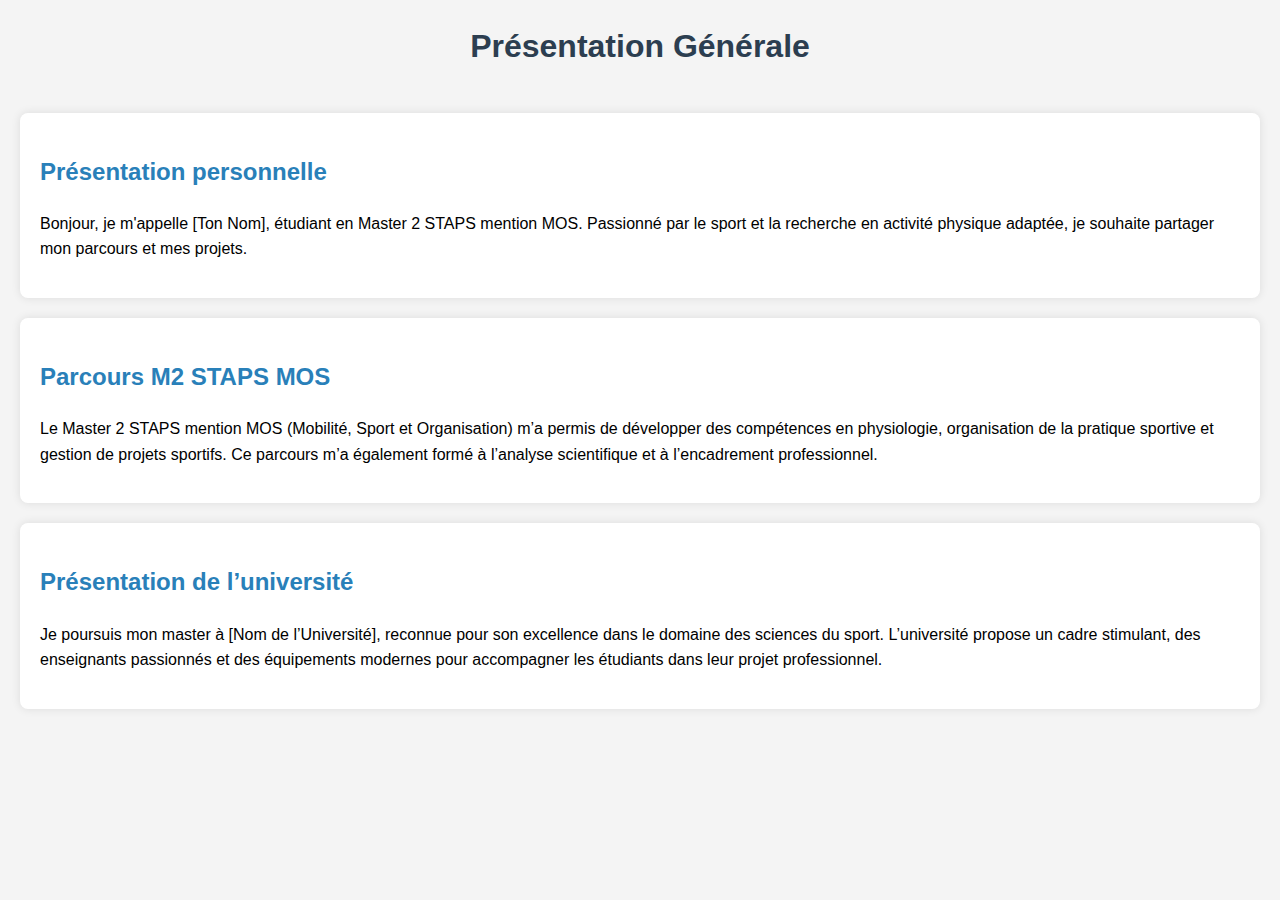
<file: index.html>
<!DOCTYPE html>
<html lang="fr">
<head>
    <meta charset="UTF-8">
    <meta name="viewport" content="width=device-width, initial-scale=1.0">
    <title>Présentation Étudiant - M2 STAPS MOS</title>
    <style>
        body {
            font-family: Arial, sans-serif;
            line-height: 1.6;
            margin: 20px;
            background-color: #f4f4f4;
        }
        header {
            text-align: center;
            margin-bottom: 40px;
        }
        h1 {
            color: #2c3e50;
        }
        section {
            background: #fff;
            padding: 20px;
            margin-bottom: 20px;
            border-radius: 8px;
            box-shadow: 0 0 10px rgba(0,0,0,0.1);
        }
        h2 {
            color: #2980b9;
        }
    </style>
</head>
<body>
    <header>
        <h1>Présentation Générale</h1>
    </header>

    <section>
        <h2>Présentation personnelle</h2>
        <p>Bonjour, je m'appelle [Ton Nom], étudiant en Master 2 STAPS mention MOS. Passionné par le sport et la recherche en activité physique adaptée, je souhaite partager mon parcours et mes projets.</p>
    </section>

    <section>
        <h2>Parcours M2 STAPS MOS</h2>
        <p>Le Master 2 STAPS mention MOS (Mobilité, Sport et Organisation) m’a permis de développer des compétences en physiologie, organisation de la pratique sportive et gestion de projets sportifs. Ce parcours m’a également formé à l’analyse scientifique et à l’encadrement professionnel.</p>
    </section>

    <section>
        <h2>Présentation de l’université</h2>
        <p>Je poursuis mon master à [Nom de l’Université], reconnue pour son excellence dans le domaine des sciences du sport. L’université propose un cadre stimulant, des enseignants passionnés et des équipements modernes pour accompagner les étudiants dans leur projet professionnel.</p>
    </section>
</body>
</html>
</file>
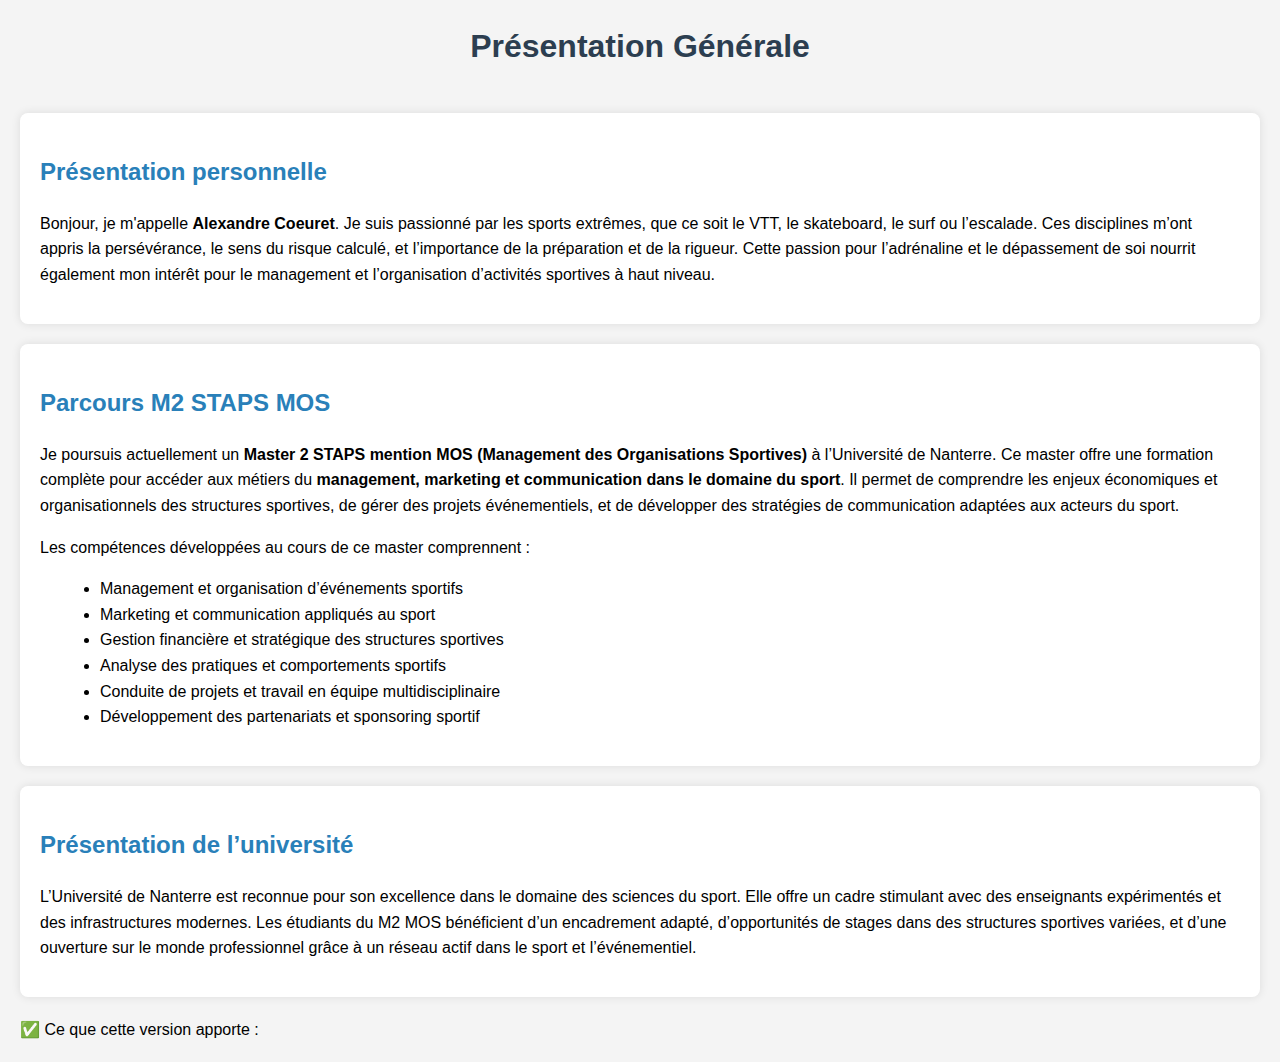
<file: ind.html>
<!DOCTYPE html>
<html lang="fr">
<head>
    <meta charset="UTF-8">
    <meta name="viewport" content="width=device-width, initial-scale=1.0">
    <title>Présentation Étudiant - M2 STAPS MOS</title>
    <style>
        body {
            font-family: Arial, sans-serif;
            line-height: 1.6;
            margin: 20px;
            background-color: #f4f4f4;
        }
        header {
            text-align: center;
            margin-bottom: 40px;
        }
        h1 {
            color: #2c3e50;
        }
        section {
            background: #fff;
            padding: 20px;
            margin-bottom: 20px;
            border-radius: 8px;
            box-shadow: 0 0 10px rgba(0,0,0,0.1);
        }
        h2 {
            color: #2980b9;
        }
        ul {
            margin-left: 20px;
        }
    </style>
</head>
<body>
    <header>
        <h1>Présentation Générale</h1>
    </header>

    <section>
        <h2>Présentation personnelle</h2>
        <p>Bonjour, je m'appelle <strong>Alexandre Coeuret</strong>. Je suis passionné par les sports extrêmes, que ce soit le VTT, le skateboard, le surf ou l’escalade. Ces disciplines m’ont appris la persévérance, le sens du risque calculé, et l’importance de la préparation et de la rigueur. Cette passion pour l’adrénaline et le dépassement de soi nourrit également mon intérêt pour le management et l’organisation d’activités sportives à haut niveau.</p>
    </section>

    <section>
        <h2>Parcours M2 STAPS MOS</h2>
        <p>Je poursuis actuellement un <strong>Master 2 STAPS mention MOS (Management des Organisations Sportives)</strong> à l’Université de Nanterre. Ce master offre une formation complète pour accéder aux métiers du <strong>management, marketing et communication dans le domaine du sport</strong>. Il permet de comprendre les enjeux économiques et organisationnels des structures sportives, de gérer des projets événementiels, et de développer des stratégies de communication adaptées aux acteurs du sport.</p>
        <p>Les compétences développées au cours de ce master comprennent :</p>
        <ul>
            <li>Management et organisation d’événements sportifs</li>
            <li>Marketing et communication appliqués au sport</li>
            <li>Gestion financière et stratégique des structures sportives</li>
            <li>Analyse des pratiques et comportements sportifs</li>
            <li>Conduite de projets et travail en équipe multidisciplinaire</li>
            <li>Développement des partenariats et sponsoring sportif</li>
        </ul>
    </section>

    <section>
        <h2>Présentation de l’université</h2>
        <p>L’Université de Nanterre est reconnue pour son excellence dans le domaine des sciences du sport. Elle offre un cadre stimulant avec des enseignants expérimentés et des infrastructures modernes. Les étudiants du M2 MOS bénéficient d’un encadrement adapté, d’opportunités de stages dans des structures sportives variées, et d’une ouverture sur le monde professionnel grâce à un réseau actif dans le sport et l’événementiel.</p>
    </section>
</body>
</html>

✅ Ce que cette version apporte :
</file>
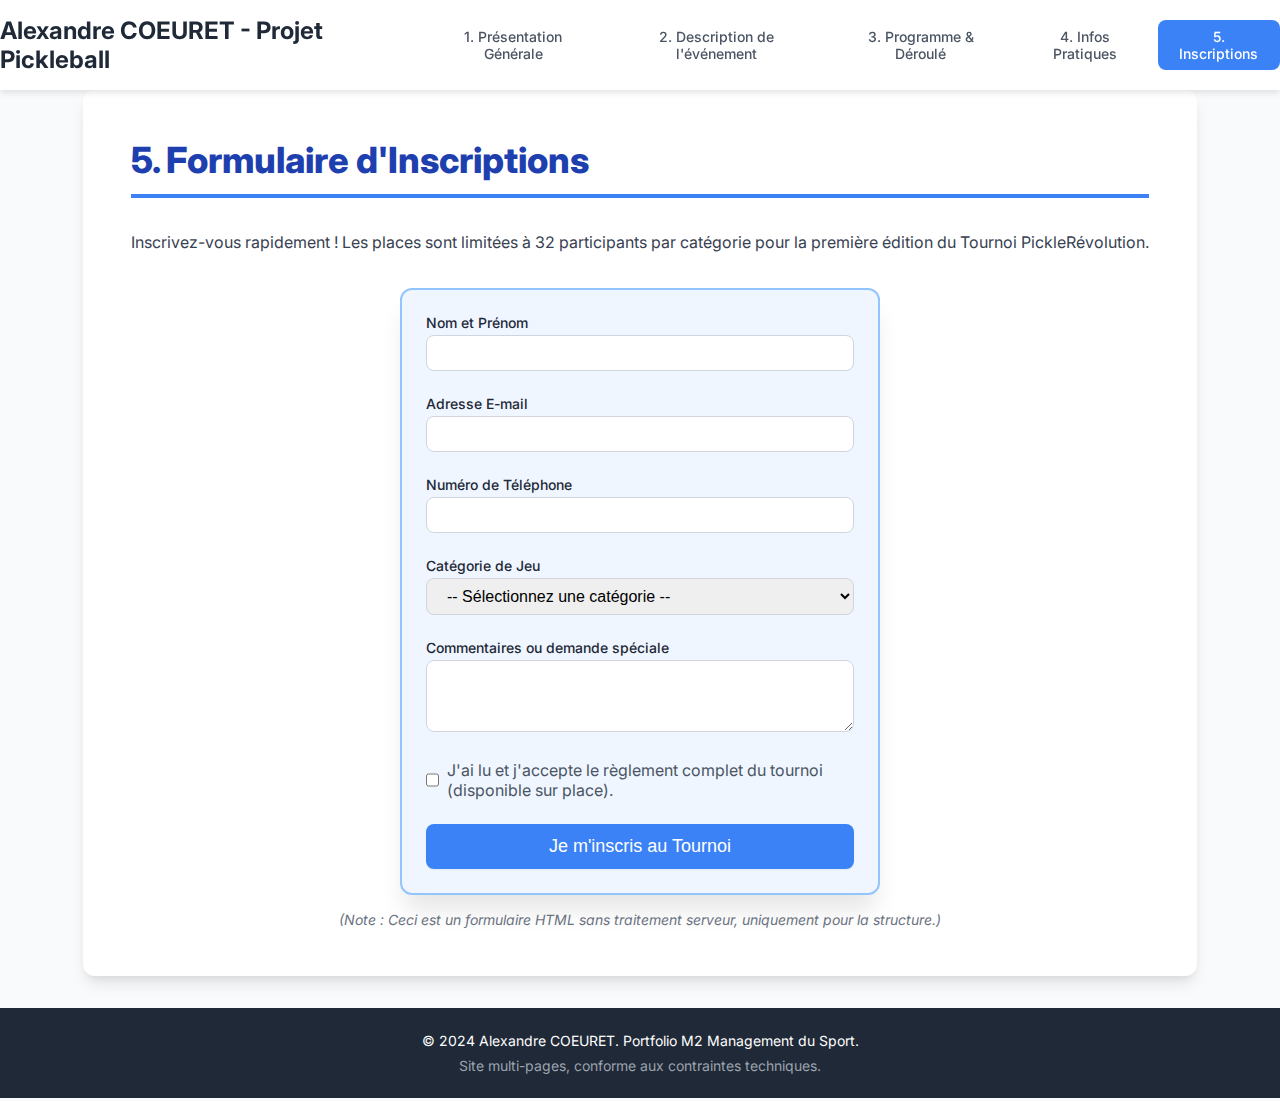
<file: inscription.html>
<!DOCTYPE html>
<html lang="fr">
<head>
    <meta charset="UTF-8">
    <meta name="viewport" content="width=device-width, initial-scale=1.0">
    <title>5. Inscriptions - Tournoi PickleRévolution</title>
    <link rel="stylesheet" href="style.css">
    <link href="https://fonts.googleapis.com/css2?family=Inter:wght@100..900&display=swap" rel="stylesheet">
</head>
<body>

    <!-- En-tête et Navigation -->
    <header>
        <div class="container header-content">
            <h1>Alexandre COEURET - Projet Pickleball</h1>
            <nav>
                <a href="presentation.html" class="nav-link">1. Présentation Générale</a>
                <a href="evenement.html" class="nav-link">2. Description de l'événement</a>
                <a href="programme.html" class="nav-link">3. Programme & Déroulé</a>
                <a href="pratique.html" class="nav-link">4. Infos Pratiques</a>
                <a href="inscription.html" class="nav-link active">5. Inscriptions</a>
            </nav>
        </div>
    </header>

    <!-- Contenu Principal -->
    <main class="container">
        <section class="page-section">
            <h2>5. Formulaire d'Inscriptions</h2>
            <p class="text-lg section-content" style="text-align: center; margin-bottom: 2rem;">
                Inscrivez-vous rapidement ! Les places sont limitées à 32 participants par catégorie pour la première édition du Tournoi PickleRévolution.
            </p>

            <form class="form-card">
                
                <!-- Nom -->
                <div class="form-group">
                    <label for="nom">Nom et Prénom</label>
                    <input type="text" id="nom" name="nom" required class="form-control">
                </div>

                <!-- Email -->
                <div class="form-group">
                    <label for="email">Adresse E-mail</label>
                    <input type="email" id="email" name="email" required class="form-control">
                </div>
                
                <!-- Téléphone (Ajout manuel) -->
                <div class="form-group">
                    <label for="telephone">Numéro de Téléphone</label>
                    <input type="tel" id="telephone" name="telephone" class="form-control">
                </div>

                <!-- Catégorie -->
                <div class="form-group">
                    <label for="categorie">Catégorie de Jeu</label>
                    <select id="categorie" name="categorie" required class="form-select">
                        <option value="">-- Sélectionnez une catégorie --</option>
                        <option value="simple-debutant">Simple Débutant</option>
                        <option value="simple-confirme">Simple Confirmé</option>
                        <option value="double-mixte">Double Mixte</option>
                    </select>
                </div>

                <!-- Message (Ajout manuel) -->
                <div class="form-group">
                    <label for="message">Commentaires ou demande spéciale</label>
                    <textarea id="message" name="message" rows="3" class="form-control"></textarea>
                </div>


                <!-- Consentement -->
                <div class="checkbox-group" style="margin-bottom: 1.5rem;">
                    <input id="consentement" name="consentement" type="checkbox" required>
                    <label for="consentement">
                        J'ai lu et j'accepte le règlement complet du tournoi (disponible sur place).
                    </label>
                </div>

                <!-- Bouton d'envoi -->
                <button type="submit" class="btn-submit">
                    Je m'inscris au Tournoi
                </button>
            </form>
            <div style="margin-top: 1rem; text-align: center; font-size: 0.875rem; color: #6b7280; font-style: italic;">
                (Note : Ceci est un formulaire HTML sans traitement serveur, uniquement pour la structure.)
            </div>
        </section>
    </main>

    <!-- Pied de Page -->
    <footer>
        <div class="container">
            <p>&copy; 2024 Alexandre COEURET. Portfolio M2 Management du Sport.</p>
            <p style="margin-top: 0.5rem; color: #9ca3af;">Site multi-pages, conforme aux contraintes techniques.</p>
        </div>
    </footer>

</body>
</html>
</file>
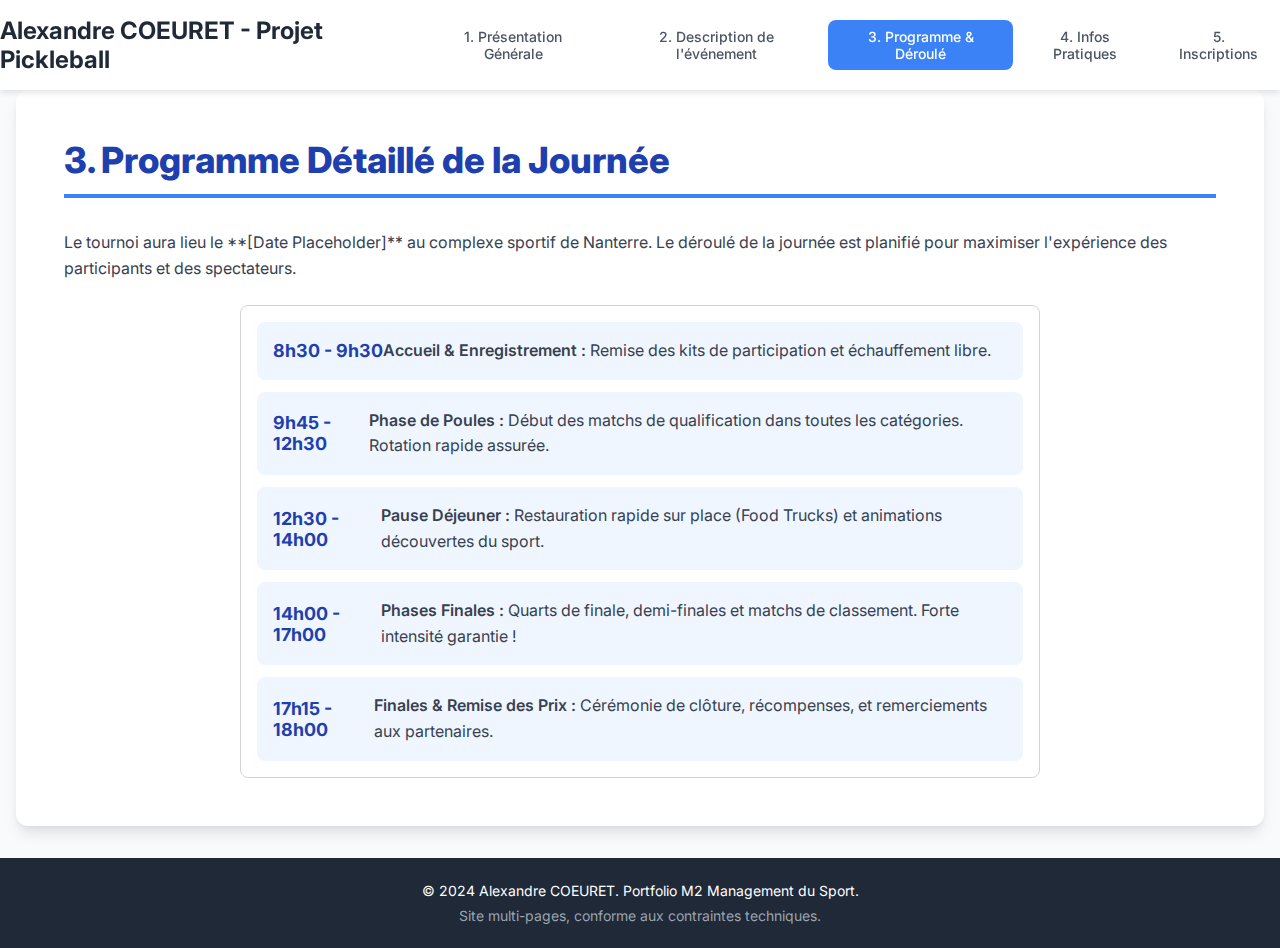
<file: programme.html>
<!DOCTYPE html>
<html lang="fr">
<head>
    <meta charset="UTF-8">
    <meta name="viewport" content="width=device-width, initial-scale=1.0">
    <title>3. Programme & Déroulé - Tournoi PickleRévolution</title>
    <link rel="stylesheet" href="style.css">
    <link href="https://fonts.googleapis.com/css2?family=Inter:wght@100..900&display=swap" rel="stylesheet">
</head>
<body>

    <!-- En-tête et Navigation -->
    <header>
        <div class="container header-content">
            <h1>Alexandre COEURET - Projet Pickleball</h1>
            <nav>
                <a href="presentation.html" class="nav-link">1. Présentation Générale</a>
                <a href="evenement.html" class="nav-link">2. Description de l'événement</a>
                <a href="programme.html" class="nav-link active">3. Programme & Déroulé</a>
                <a href="pratique.html" class="nav-link">4. Infos Pratiques</a>
                <a href="inscription.html" class="nav-link">5. Inscriptions</a>
            </nav>
        </div>
    </header>

    <!-- Contenu Principal -->
    <main class="container">
        <section class="page-section">
            <h2>3. Programme Détaillé de la Journée</h2>
            <p class="text-lg section-content" style="margin-bottom: 1.5rem;">
                Le tournoi aura lieu le **[Date Placeholder]** au complexe sportif de Nanterre. Le déroulé de la journée est planifié pour maximiser l'expérience des participants et des spectateurs.
            </p>
            
            <div style="max-width: 800px; margin: 0 auto; padding: 1rem; border: 1px solid #d1d5db; border-radius: 0.5rem;">
                <!-- Les entrées du programme utilisent des styles internes pour simuler les cartes Tailwind sans classes -->
                <div style="display: flex; align-items: center; padding: 1rem; background-color: #eff6ff; border-radius: 0.5rem; margin-bottom: 0.75rem;">
                    <span style="font-size: 1.125rem; font-weight: 700; color: #1e40af; min-width: 6rem;">8h30 - 9h30</span>
                    <p class="section-content"><span style="font-weight: 600;">Accueil & Enregistrement :</span> Remise des kits de participation et échauffement libre.</p>
                </div>
                <div style="display: flex; align-items: center; padding: 1rem; background-color: #eff6ff; border-radius: 0.5rem; margin-bottom: 0.75rem;">
                    <span style="font-size: 1.125rem; font-weight: 700; color: #1e40af; min-width: 6rem;">9h45 - 12h30</span>
                    <p class="section-content"><span style="font-weight: 600;">Phase de Poules :</span> Début des matchs de qualification dans toutes les catégories. Rotation rapide assurée.</p>
                </div>
                <div style="display: flex; align-items: center; padding: 1rem; background-color: #eff6ff; border-radius: 0.5rem; margin-bottom: 0.75rem;">
                    <span style="font-size: 1.125rem; font-weight: 700; color: #1e40af; min-width: 6rem;">12h30 - 14h00</span>
                    <p class="section-content"><span style="font-weight: 600;">Pause Déjeuner :</span> Restauration rapide sur place (Food Trucks) et animations découvertes du sport.</p>
                </div>
                <div style="display: flex; align-items: center; padding: 1rem; background-color: #eff6ff; border-radius: 0.5rem; margin-bottom: 0.75rem;">
                    <span style="font-size: 1.125rem; font-weight: 700; color: #1e40af; min-width: 6rem;">14h00 - 17h00</span>
                    <p class="section-content"><span style="font-weight: 600;">Phases Finales :</span> Quarts de finale, demi-finales et matchs de classement. Forte intensité garantie !</p>
                </div>
                <div style="display: flex; align-items: center; padding: 1rem; background-color: #eff6ff; border-radius: 0.5rem;">
                    <span style="font-size: 1.125rem; font-weight: 700; color: #1e40af; min-width: 6rem;">17h15 - 18h00</span>
                    <p class="section-content"><span style="font-weight: 600;">Finales & Remise des Prix :</span> Cérémonie de clôture, récompenses, et remerciements aux partenaires.</p>
                </div>
            </div>
        </section>
    </main>

    <!-- Pied de Page -->
    <footer>
        <div class="container">
            <p>&copy; 2024 Alexandre COEURET. Portfolio M2 Management du Sport.</p>
            <p style="margin-top: 0.5rem; color: #9ca3af;">Site multi-pages, conforme aux contraintes techniques.</p>
        </div>
    </footer>

</body>
</html>
</file>
<file: style.css>
/* --- Variables et Styles Généraux --- */
:root {
    --primary-color: #3b82f6; /* Bleu Vif */
    --secondary-color: #1e40af; /* Bleu Foncé */
    --background-light: #f8fafc; /* Gris Très Clair */
    --background-card: #ffffff;
    --text-color: #4b5563; /* Gris Moyen */
}

* {
    box-sizing: border-box;
    margin: 0;
    padding: 0;
}

body {
    font-family: 'Inter', sans-serif;
    background-color: var(--background-light);
    color: var(--text-color);
    min-height: 100vh;
    display: flex;
    flex-direction: column;
}

.container {
    max-width: 1280px;
    margin: 0 auto;
    padding: 0 1rem;
}

/* --- Header et Navigation --- */
header {
    background-color: var(--background-card);
    box-shadow: 0 4px 6px -1px rgba(0, 0, 0, 0.1);
    position: sticky;
    top: 0;
    z-index: 10;
}

.header-content {
    display: flex;
    flex-direction: column;
    justify-content: space-between;
    align-items: center;
    padding: 1rem 0;
}

.header-content h1 {
    font-size: 1.5rem;
    font-weight: 700;
    color: #1f2937; /* Gris foncé */
    margin-bottom: 1rem;
}

nav {
    display: flex;
    flex-direction: column;
    width: 100%;
    font-size: 0.875rem;
    font-weight: 500;
}

.nav-link {
    color: var(--text-color);
    text-decoration: none;
    padding: 0.5rem 0.75rem;
    transition: all 0.15s ease-in-out;
    text-align: center;
}

.nav-link:hover {
    color: var(--primary-color);
}

.nav-link.active {
    background-color: var(--primary-color);
    color: white !important;
    border-radius: 0.5rem;
}

/* --- Contenu Principal --- */
main {
    flex-grow: 1;
    padding: 2rem 0;
}

.page-section {
    background-color: var(--background-card);
    padding: 2.5rem;
    border-radius: 0.75rem;
    box-shadow: 0 10px 15px -3px rgba(0, 0, 0, 0.1), 0 4px 6px -2px rgba(0, 0, 0, 0.05);
    margin-bottom: 2rem;
}

.page-section h2 {
    font-size: 2.25rem;
    font-weight: 800;
    color: var(--secondary-color);
    border-bottom: 4px solid var(--primary-color);
    padding-bottom: 0.75rem;
    margin-bottom: 2rem;
}

.section-content {
    color: #374151; /* Gris */
    line-height: 1.6;
}

/* --- Responsive Design (Tablettes et Ordinateurs) --- */
@media (min-width: 768px) {
    .header-content {
        flex-direction: row;
        padding: 1rem 0;
    }
    .header-content h1 {
        margin-bottom: 0;
    }
    nav {
        flex-direction: row;
        width: auto;
    }
    .nav-link {
        padding: 0.5rem 1rem;
    }
    .grid-2-cols {
        display: grid;
        grid-template-columns: repeat(2, 1fr);
        gap: 1.5rem;
    }
}

@media (min-width: 1024px) {
    .page-section {
        padding: 3rem;
    }
}

/* --- Footer --- */
footer {
    background-color: #1f2937; /* Gris très foncé */
    color: white;
    padding: 1.5rem 0;
    text-align: center;
    margin-top: auto;
    font-size: 0.875rem;
}

/* --- Éléments Spécifiques (pour cartes/layouts) --- */
.card-inner {
    background-color: #f9fafb; /* Très très clair */
    padding: 1.5rem;
    border-radius: 0.5rem;
    box-shadow: inset 0 2px 4px 0 rgba(0, 0, 0, 0.06);
    margin-bottom: 1.5rem;
}

.card-inner h3 {
    font-size: 1.25rem;
    font-weight: 600;
    color: var(--secondary-color);
    margin-bottom: 0.75rem;
}

.flex-lg-row {
    display: flex;
    flex-direction: column;
    gap: 1.5rem;
}
@media (min-width: 1024px) {
    .flex-lg-row {
        flex-direction: row;
    }
    .lg-w-1-3 {
        width: 33.333%;
    }
    .lg-w-2-3 {
        width: 66.666%;
    }
}

/* --- Formulaire --- */
.form-card {
    max-width: 480px;
    margin: 0 auto;
    padding: 1.5rem;
    border: 2px solid #93c5fd; /* Bleu clair */
    border-radius: 0.75rem;
    box-shadow: 0 20px 25px -5px rgba(0, 0, 0, 0.1);
    background-color: #eff6ff; /* Bleu très très clair */
}

.form-group {
    margin-bottom: 1.5rem;
}

.form-group label {
    display: block;
    font-size: 0.875rem;
    font-weight: 500;
    color: #1f2937;
    margin-bottom: 0.25rem;
}

.form-control, .form-select {
    width: 100%;
    padding: 0.5rem 1rem;
    border: 1px solid #d1d5db;
    border-radius: 0.5rem;
    transition: all 0.15s;
    font-size: 1rem;
}

.form-control:focus, .form-select:focus {
    border-color: var(--primary-color);
    box-shadow: 0 0 0 3px rgba(59, 130, 246, 0.5);
    outline: none;
}

.btn-submit {
    width: 100%;
    padding: 0.75rem 1rem;
    border: none;
    border-radius: 0.5rem;
    box-shadow: 0 1px 2px 0 rgba(0, 0, 0, 0.05);
    font-size: 1.125rem;
    font-weight: 500;
    color: white;
    background-color: var(--primary-color);
    cursor: pointer;
    transition: background-color 0.15s;
}

.btn-submit:hover {
    background-color: var(--secondary-color);
}

.checkbox-group {
    display: flex;
    align-items: center;
}

.checkbox-group input {
    height: 1rem;
    width: 1rem;
    color: var(--primary-color);
    border: 1px solid #d1d5db;
    border-radius: 0.25rem;
}

.checkbox-group label {
    margin-left: 0.5rem;
}
</file>
